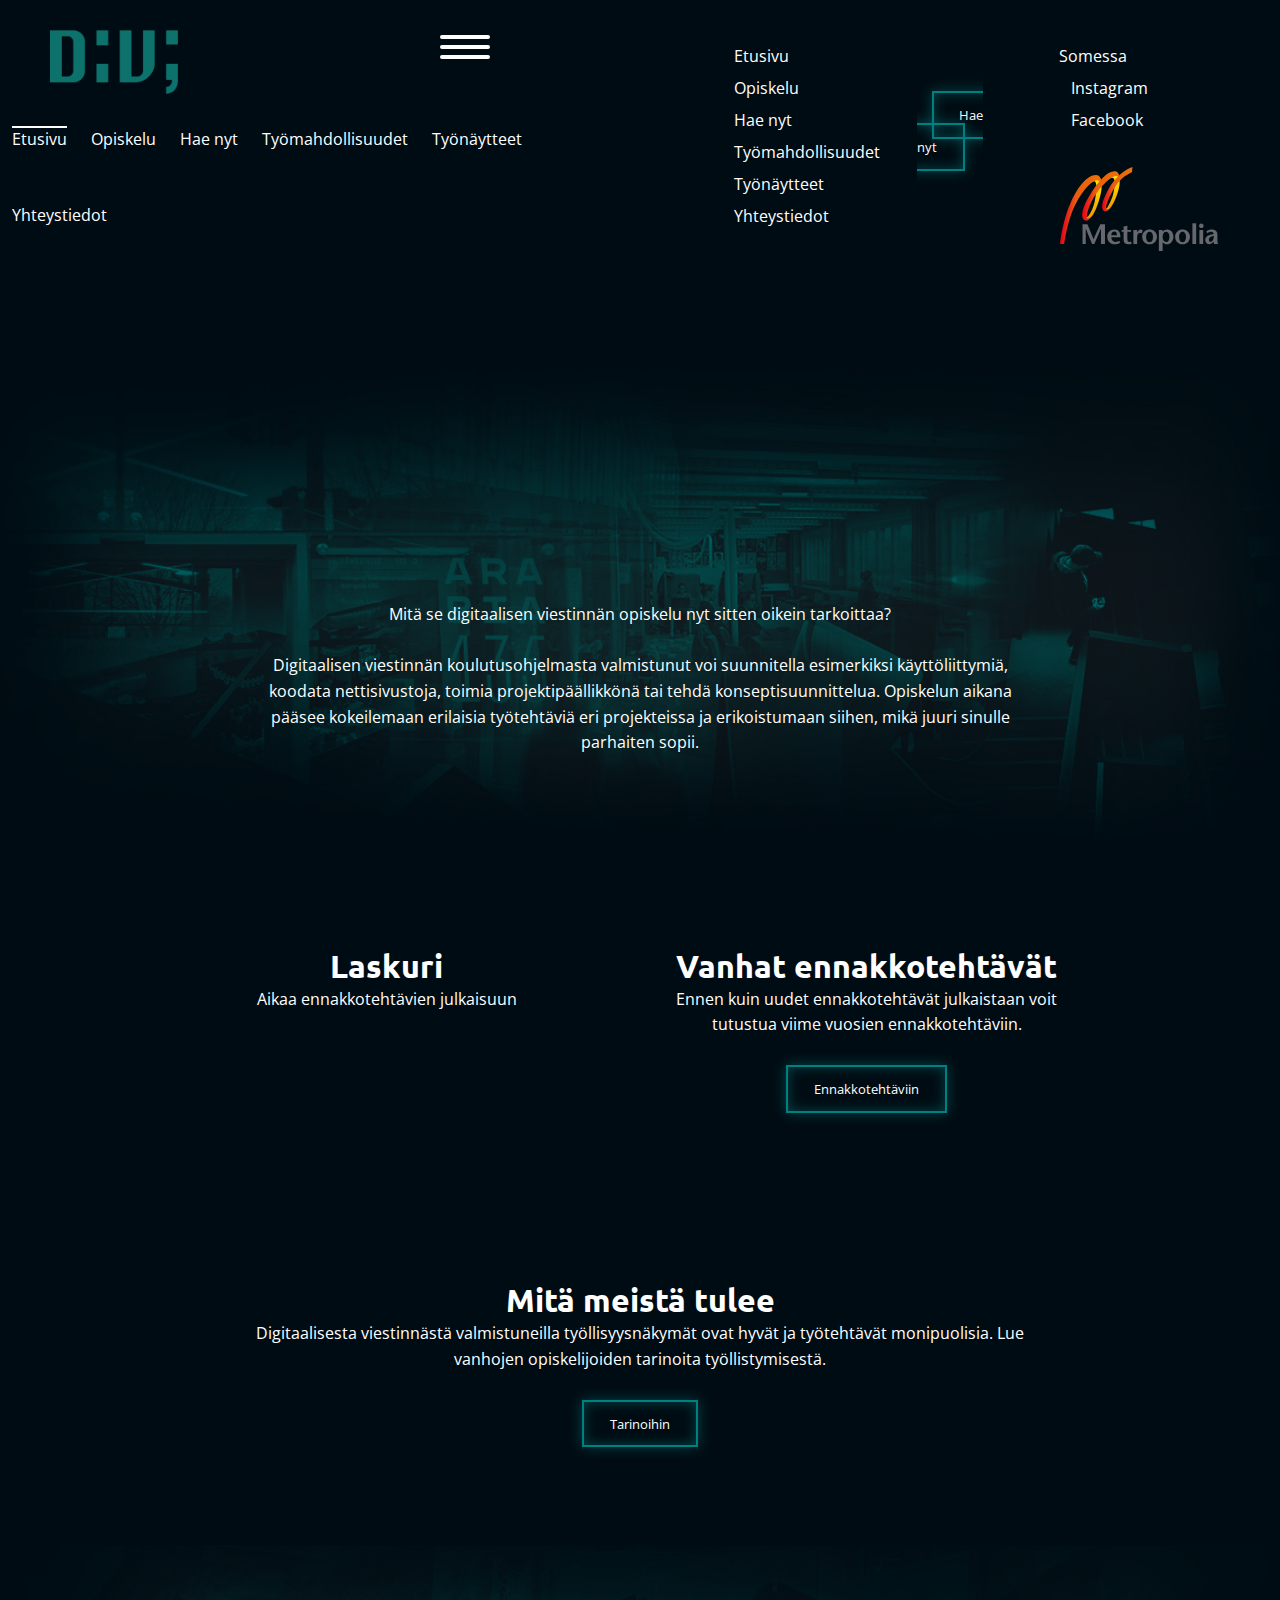
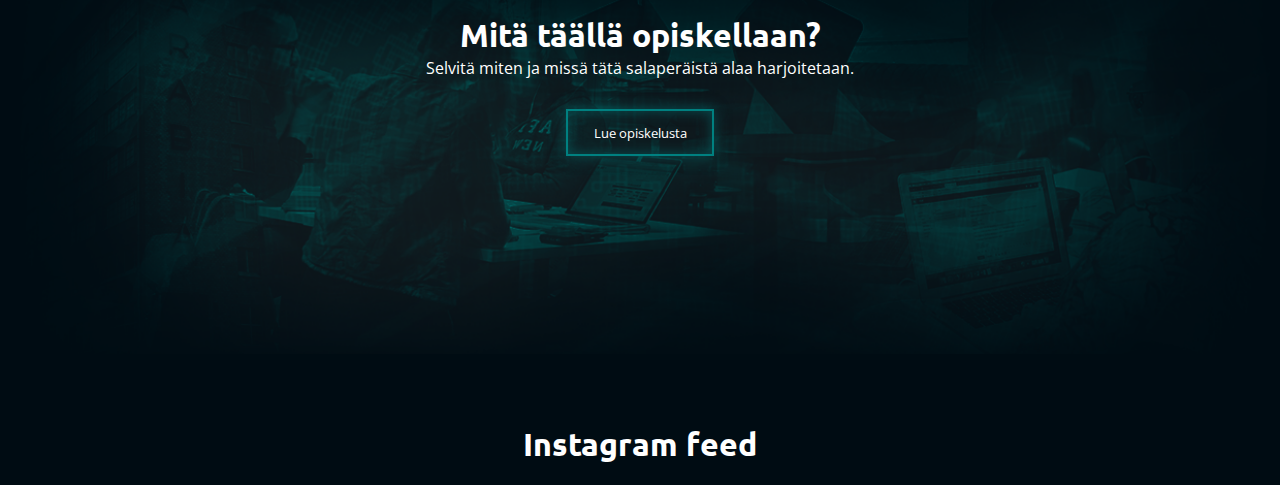
<file: index.html>
<!DOCTYPE html>
<html lang="fi" dir="ltr">
  <head>
    <meta charset="utf-8">
    <title>Metropolian Digitaalinen viestintä</title>
    <link rel="stylesheet" type="text/css" href="css/reset.css">
    <link rel="stylesheet" type="text/css" href="css/style.css">
    <link rel="stylesheet" type="text/css" href="css/burger.css">
    <link href="https://fonts.googleapis.com/css?family=Open+Sans|Ubuntu" rel="stylesheet">
    <link href="https://fonts.googleapis.com/css?family=Karla|Montserrat" rel="stylesheet">
    <link href="https://fonts.googleapis.com/css?family=Fjalla+One" rel="stylesheet">
    <link rel="stylesheet" href="https://use.fontawesome.com/releases/v5.5.0/css/all.css" integrity="sha384-B4dIYHKNBt8Bc12p+WXckhzcICo0wtJAoU8YZTY5qE0Id1GSseTk6S+L3BlXeVIU" crossorigin="anonymous">
  </head>
  <body>
  <div class="grid-container">

    <div class="item1">
      <div class="brand">
        <a href="#etusivu">
        <img class="logo" src="kuvat/logo.png" alt="Divi logo">
        </a>
      </div>
      <div class="topnav"  id="myTopnav">
          <a class="active" href="#index.html" >Etusivu</a>
          <a href="#opiskelu" >Opiskelu</a>
          <a href="#haenyt" >Hae nyt</a>
          <a href="#tyomahdollisuudet" >Työmahdollisuudet</a>
          <a href="#tyonaytteet" >Työnäytteet</a>
          <a href="#yhteystiedot" >Yhteystiedot</a>
      </div>
      <a href="javascript:void(0);" class="icon hamburger hamburger--squeeze" onclick="myFunction()">
      <!-- <i class="fa fa-bars"></i>  -->
        <span class="hamburger-box">
            <span class="hamburger-inner"></span>
          </span>
      </a>
    </div>

    <div class="item2">
      <div class="item2-content">
        <div class="nimi">
          <h1 class="text"></h1>
        </div>
        <p>Mitä se digitaalisen viestinnän opiskelu nyt sitten oikein tarkoittaa?
          <br>
          <br>
          Digitaalisen viestinnän koulutusohjelmasta valmistunut voi suunnitella esimerkiksi käyttöliittymiä, koodata nettisivustoja, toimia projektipäällikkönä tai tehdä konseptisuunnittelua. Opiskelun aikana pääsee kokeilemaan erilaisia työtehtäviä eri projekteissa ja erikoistumaan siihen, mikä juuri sinulle parhaiten sopii.
        </p>
      </div>
    </div>

    <div class="item3">
      <div class="item3-content">
        <div class="laskuriboksi">
        <h2>Laskuri</h2>
        <p>Aikaa ennakkotehtävien julkaisuun </p>
          <div class="laskuri">
            <a href="#" id="demo"></a>
          </div>
        </div>
      </div>
    </div>

    <div class="item4">
      <div class="item4-content">
        <h2>Vanhat ennakkotehtävät</h2>
        <p>Ennen kuin uudet ennakkotehtävät julkaistaan voit tutustua viime vuosien ennakkotehtäviin.</p>
        <a href="#0" role="button" class="button">Ennakkotehtäviin</a>
      </div>
    </div>

    <div class="item5">
      <div class="item5-content">
        <h2>Mitä meistä tulee</h2>
        <p>Digitaalisesta viestinnästä valmistuneilla työllisyysnäkymät ovat hyvät ja työtehtävät monipuolisia. Lue vanhojen opiskelijoiden tarinoita työllistymisestä.</p>
        <a href="#0" role="button" class="button">Tarinoihin</a>
      </div>
    </div>
    <div class="item6">
      <div class="item6-content">
        <h2>Mitä täällä opiskellaan?</h2>
        <p>Selvitä miten ja missä tätä salaperäistä alaa harjoitetaan.</p>
        <a href="#0" role="button" class="button">Lue opiskelusta</a>
      </div>
    </div>
    <div class="item7">
      <h2>Instagram feed</h2>
    </div>

    <div class="item8">
      <div class="footer">
        <div class="footer-left">
          <div class="footer-box">
            <ul>
            <li><a href="#etusivu">Etusivu</a> </li>
            <li><a href="#opiskelu">Opiskelu</a></li>
            <li><a href="#haenyt">Hae nyt</a></li>
            <li><a href="#tyomahdollisuudet">Työmahdollisuudet</a></li>
            <li><a href="#tyonaytteet">Työnäytteet</a></li>
            <li><a href="#yhteystiedot">Yhteystiedot</a></li>
            </ul>
          </div>
        </div>

      <div class="footer-center">
        <div class="footer-box">
          <ul>
            <li><a class="button haenytfooter" href="https://opintopolku.fi">Hae nyt</a></li>
          </ul>
        </div>
      </div>

        <div class="footer-right">
          <div class="footer-box">
            <ul>
              <li>Somessa</li>
              <li><a href="https://www.instagram.com/digiviestinta/"><i class="fab fa-instagram"></i>&nbsp; &nbsp;Instagram</a></li>
              <li><a href="https://fi-fi.facebook.com/digiviestinta/"><i class="fab fa-facebook"></i>&nbsp; &nbsp;Facebook</a></li>
            </ul>
            <a href="https://metropolia.fi">
              <img class="metropoliafooter" src="kuvat/Metropolia_A.svg" alt="Metropolia logo">
            </a>
          </div>
        </div>

  </div>

    </div>
  </div>

<script src="js/myjs.js"></script>
  </body>
</html>
</file>
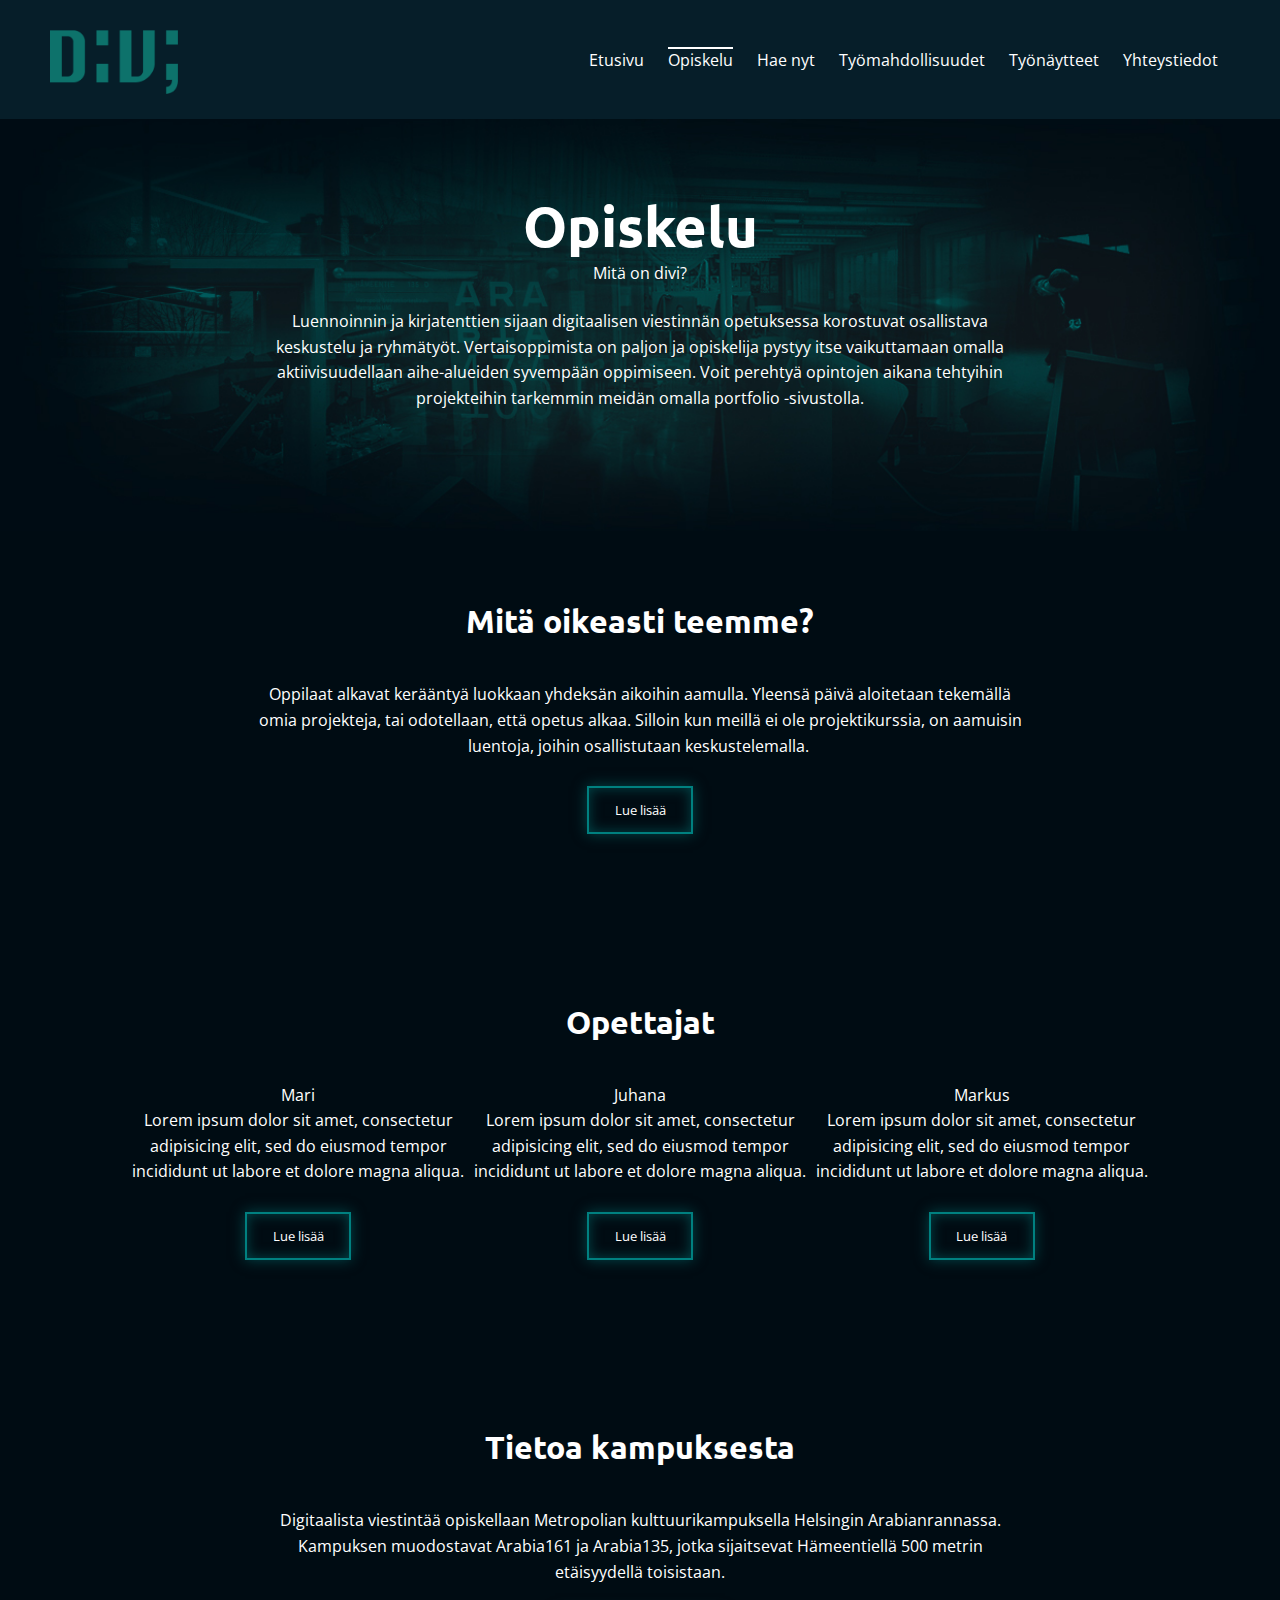
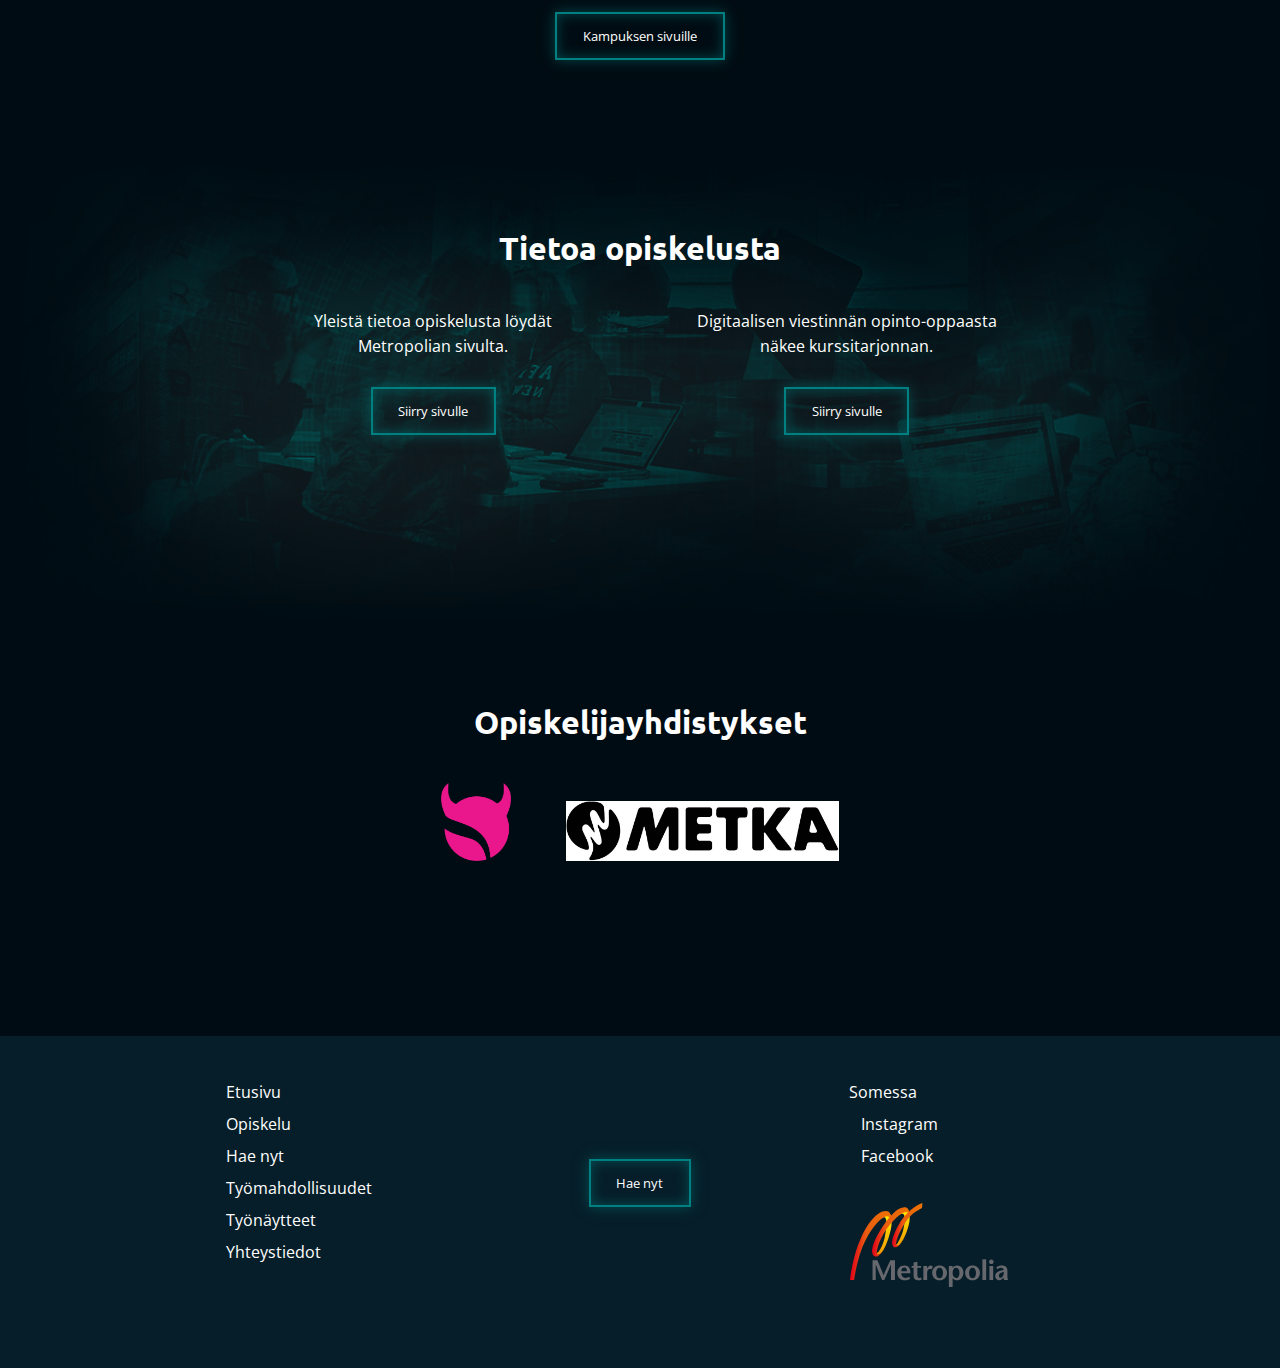
<file: opiskelu.html>
<!DOCTYPE html>
<html lang="fi" dir="ltr">
  <head>
    <meta charset="utf-8">
    <title>Metropolian Digitaalinen viestintä</title>
    <link rel="stylesheet" type="text/css" href="css/reset.css">
    <link rel="stylesheet" type="text/css" href="css/style.css">
    <link rel="stylesheet" type="text/css" href="css/burger.css">
    <link href="https://fonts.googleapis.com/css?family=Open+Sans|Ubuntu" rel="stylesheet">
    <link href="https://fonts.googleapis.com/css?family=Karla|Montserrat" rel="stylesheet">
    <link href="https://fonts.googleapis.com/css?family=Fjalla+One" rel="stylesheet">
    <link rel="stylesheet" href="https://use.fontawesome.com/releases/v5.5.0/css/all.css" integrity="sha384-B4dIYHKNBt8Bc12p+WXckhzcICo0wtJAoU8YZTY5qE0Id1GSseTk6S+L3BlXeVIU" crossorigin="anonymous">
  </head>
  <body>
  <div class="grid-container-2">

    <div class="item-menu">
      <div class="brand">
        <a href="#etusivu">
        <img class="logo" src="kuvat/logo.png" alt="Divi logo">
        </a>
      </div>
      <div class="topnav"  id="myTopnav">
          <a href="#index.html" >Etusivu</a>
          <a class="active" href="#opiskelu" >Opiskelu</a>
          <a href="#haenyt" >Hae nyt</a>
          <a href="#tyomahdollisuudet" >Työmahdollisuudet</a>
          <a href="#tyonaytteet" >Työnäytteet</a>
          <a href="#yhteystiedot" >Yhteystiedot</a>
      </div>
      <a href="javascript:void(0);" class="icon hamburger hamburger--squeeze" onclick="myFunction()">
      <!-- <i class="fa fa-bars"></i>  -->
        <span class="hamburger-box">
            <span class="hamburger-inner"></span>
          </span>
      </a>
    </div>

    <div class="item2-2">
      <div class="item2-content-2">
          <h1>Opiskelu</h1>

        <p>Mitä on divi?</p>
        <br>
        <p>Luennoinnin ja kirjatenttien sijaan digitaalisen viestinnän opetuksessa korostuvat osallistava keskustelu ja ryhmätyöt. Vertaisoppimista on paljon ja opiskelija pystyy itse vaikuttamaan omalla aktiivisuudellaan aihe-alueiden syvempään oppimiseen.
          Voit perehtyä opintojen aikana tehtyihin projekteihin tarkemmin meidän omalla portfolio -sivustolla.
        </p>
        </div>
    </div>

    <div class="item3-2">
      <div class="item3-content-2">
        <h2 class="otsikko">Mitä oikeasti teemme?</h2>
<input type="checkbox" class="read-more-state" id="lisaa1" />
        <p class="read-more-wrap">Oppilaat alkavat kerääntyä luokkaan yhdeksän aikoihin aamulla. Yleensä päivä aloitetaan
tekemällä omia projekteja, tai odotellaan, että opetus alkaa. Silloin kun meillä ei ole
projektikurssia, on aamuisin luentoja, joihin osallistutaan keskustelemalla. <span class="read-more-target">Meidän
luokkahuoneessa ei ole erikseen varsinaisia pöytiä, joiden ääressä seurataan opetusta, vaan me
istumme ringissä ja huoneen keskellä on screenejä, joista voi seurata luennoitsijan tai muiden
opiskelijoiden presentaatioita.
Aamupäivän työskentelyn jälkeen useimmat pitää lounastauon. Arabian kampuksella on uusi
opiskelijaravintola, jonka ruoka on itseasiassa oikeasti hyvää. Ja toki myös edullista,
opiskelijalounas maksaa vain 2,60e. Ravintolassa on omat maksupäätteet opiskelijoille, joilla on
digitaalinen opiskelijakortti puhelimessa, joten ruuhkia ei yleensä pääse muodostumaan.
Koulupäivien rakenne on mielestäni toimiva, usein saa itse päättää, että mitä tekee aamupäivän
luentojen jälkeen. Iltapäivän opiskelu on vähän semmoista hengailun ja opiskelun sekoitusta,
silloin työskennellään yksin tai tiimeissä ja välillä myös opiskelijat opettavat toisiaan.
Opettajat rohkaisevat opiskelijoita keskustelemaan aiheista ja tuomaan omia näkökulmia esiin.
Meininki täällä ei ole kovin hierarkkinen, tuntuu, että opettajat ovat tietyssä mielessä osa tätä
meidän porukkaa.
Ilmapiiri kampuksella on rento, ja tuntuu siltä, että täällä on helppo lähestyä myös muiden
koulutusohjelmien opiskelijoita, vaikka heidän kanssa ei vielä ole oltu tekemisissä. Tästä
huolimatta on semmoinen fiilis, että voisi mennä repimään heitä hihasta, jos tarvitsee tehdä
esimerkiksi jotain käyttäjätutkimusta.
Kulttuurikampuksen käytäviltä löytyy tuoleja, pöytiä ja sohvia, joten hommia voi tehdä muuallakin
kuin omassa luokkahuoneessa. Kampuksella on myös kirjasto, missä voi työskennellä ja lainailla
kirjoja ilmaisella kirjastokortilla.
Täällä ei tarvitse olla huolissaan, jos ei heti tiedä mihin tulee suuntautumaan tai mistä on eniten
kiinnostunut. Digitaalisen viestinnän opinnoissa saa kokeilla kaikkea kivaa ja etsiä rauhassa sitä
omaa juttua.</span></p>
<label for="lisaa1" class="button-luelisaa"></label>

      </div>
    </div>

    <div class="item4-2">
      <div class="item4-content-2">
        <div class="opettajat">
          <h2 class="otsikko">Opettajat</h2>
          <div class="ope1">
            <p>Mari</p>
              <input type="checkbox" class="read-more-state" id="ope1lisaa" />
              <p class="read-more-wrap">Lorem ipsum dolor sit amet, consectetur adipisicing elit, sed do eiusmod tempor incididunt ut labore et dolore magna aliqua.<span class="read-more-target"> Ut enim ad minim veniam, quis nostrud exercitation ullamco laboris nisi ut aliquip ex ea commodo consequat. Duis aute irure dolor in reprehenderit in voluptate velit esse cillum dolore eu fugiat nulla pariatur. Excepteur sint occaecat cupidatat non proident, sunt in culpa qui officia deserunt mollit anim id est laborum.</span></p>
              <label for="ope1lisaa" class="button-luelisaa"></label>
          </div>
          <div class="ope2">
            <p>Juhana</p>
              <input type="checkbox" class="read-more-state" id="ope2lisaa" />
              <p class="read-more-wrap">Lorem ipsum dolor sit amet, consectetur adipisicing elit, sed do eiusmod tempor incididunt ut labore et dolore magna aliqua.<span class="read-more-target"> Ut enim ad minim veniam, quis nostrud exercitation ullamco laboris nisi ut aliquip ex ea commodo consequat. Duis aute irure dolor in reprehenderit in voluptate velit esse cillum dolore eu fugiat nulla pariatur. Excepteur sint occaecat cupidatat non proident, sunt in culpa qui officia deserunt mollit anim id est laborum.</span></p>
              <label for="ope2lisaa" class="button-luelisaa"></label>
          </div>
          <div class="ope3">
            <p>Markus</p>
            <input type="checkbox" class="read-more-state" id="ope3lisaa" />
            <p class="read-more-wrap">Lorem ipsum dolor sit amet, consectetur adipisicing elit, sed do eiusmod tempor incididunt ut labore et dolore magna aliqua.<span class="read-more-target"> Ut enim ad minim veniam, quis nostrud exercitation ullamco laboris nisi ut aliquip ex ea commodo consequat. Duis aute irure dolor in reprehenderit in voluptate velit esse cillum dolore eu fugiat nulla pariatur. Excepteur sint occaecat cupidatat non proident, sunt in culpa qui officia deserunt mollit anim id est laborum.</span></p>
            <label for="ope3lisaa" class="button-luelisaa"></label>          </div>
        </div>
      </div>
    </div>

    <div class="item5-2">
      <div class="item5-content-2">
        <h2 class="otsikko">Tietoa kampuksesta</h2>
        <p>Digitaalista viestintää opiskellaan Metropolian kulttuurikampuksella Helsingin Arabianrannassa. Kampuksen muodostavat Arabia161 ja Arabia135, jotka sijaitsevat Hämeentiellä 500 metrin etäisyydellä toisistaan.</p>
        <a href="https://www.metropolia.fi/tietoa-metropoliasta/kampukset/arabia/" role="button" class="button">Kampuksen sivuille</a>
      </div>
    </div>
    <div class="item6-2">
      <div class="item6-content-2">
        <h2 class="otsikko">Tietoa opiskelusta</h2>
        <div class="tietoaopiskelusta1">
          <p>Yleistä tietoa opiskelusta löydät Metropolian sivulta.</p>
          <a href="https://www.metropolia.fi/haku/yleista-tietoa-opiskelusta/" role="button" class="button">Siirry sivulle</a>
        </div>
        <div class="tietoaopiskelusta2">
          <p>Digitaalisen viestinnän opinto-oppaasta näkee kurssitarjonnan.</p>
          <a href="http://opinto-opas-ops.metropolia.fi/index.php/fi/88094/fi/70427" role="button" class="button">Siirry sivulle</a>
        </div>
      </div>
    </div>
    <div class="item7-2">
      <div class="item6-content-2">
        <h2 class="otsikko">Opiskelijayhdistykset</h2>
        <div class="demoni">
          <a href="https://demoniry.fi/">
            <img class="demonilogo"src="kuvat/Demoni-netti-vaalealle.png" alt="Demonin logo">
          </a>
        </div>
        <div class="metka">
          <a href="http://metkaweb.fi/">
            <img class="metkalogo"src="kuvat/Metka_logo.jpg" alt="Metkan logo">
          </a>
        </div>
      </div>
    </div>

    <div class="item-footer">
      <div class="footer">
        <div class="footer-left">
          <div class="footer-box">
            <ul>
            <li><a href="#etusivu">Etusivu</a> </li>
            <li><a href="#opiskelu">Opiskelu</a></li>
            <li><a href="#haenyt">Hae nyt</a></li>
            <li><a href="#tyomahdollisuudet">Työmahdollisuudet</a></li>
            <li><a href="#tyonaytteet">Työnäytteet</a></li>
            <li><a href="#yhteystiedot">Yhteystiedot</a></li>
            </ul>
          </div>
        </div>

      <div class="footer-center">
        <div class="footer-box">
          <ul>
            <li><a class="button haenytfooter" href="https://opintopolku.fi">Hae nyt</a></li>
          </ul>
        </div>
      </div>

        <div class="footer-right">
          <div class="footer-box">
            <ul>
              <li>Somessa</li>
              <li><a href="https://www.instagram.com/digiviestinta/"><i class="fab fa-instagram"></i>&nbsp; &nbsp;Instagram</a></li>
              <li><a href="https://fi-fi.facebook.com/digiviestinta/"><i class="fab fa-facebook"></i>&nbsp; &nbsp;Facebook</a></li>
            </ul>
            <a href="https://metropolia.fi">
              <img class="metropoliafooter" src="kuvat/Metropolia_A.svg" alt="Metropolia logo">
            </a>
          </div>
        </div>

  </div>

    </div>
  </div>

<script src="js/myjs.js"></script>
  </body>
</html>
</file>
<file: css/style.css>
/*!!!*/

/*Etusivu & yleismääreet*/

/*!!!*/
body{
  background-color: #000c13;
  color: #fff;
  font-family: 'Open Sans', sans-serif;
  min-height: 100%;
  width: 100%;
}
body h1,h2,h3,h4{
  color: #fff;
  font-family: 'Ubuntu', sans-serif;
  font-weight:900;
  margin-top: 50px;
}
a{color:#fff; text-decoration: none;}
h1{font-size: 3.5em;}
h2{font-size: 2em;}
p{font-size: 1em; line-height: 1.6;}


/* Grid */
.item-menu{grid-area: topmenu; background-color: #061E29 !important;
  }
.item2{ grid-area: header;
        background-image: url("../kuvat/etusivutausta.jpg");
        background-repeat:no-repeat;
        background-size:cover;
        background-position:center;}
.item3{grid-area: laskuri;}
.item4{grid-area: haenyt;}
.item5{grid-area: alumni;}
.item6{ grid-area: opiskelu;
        background-image: url("../kuvat/opiskelutausta.png");
        background-repeat:no-repeat;
        background-size:cover;
        background-position:center;}
.item7{grid-area: igfeed;}
.item-footer{grid-area: footer; background-color: #061E29 !important;
}
.grid-container{
  align-content: stretch;
  display: grid;
  grid-template-areas:
  'topmenu topmenu'
  'header header'
  'laskuri laskuri'
  'haenyt haenyt'
  'alumni alumni'
  'opiskelu opiskelu'
  'igfeed igfeed'
  'footer footer';

}
/* sivun marginaalit */
.item2-content{
  margin-left: 10%;
  margin-right: 10%;
  margin-bottom: 100px;
}
.item3-content{
  margin-left: 10%;
  margin-right: 10%;
  margin-top: 50px;
  margin-bottom: 50px;
}
.item4-content{
  margin-left: 10%;
  margin-right: 10%;
  margin-top: 50px;
  margin-bottom: 50px;
}
.item5-content{
  margin-left: 10%;
  margin-right: 10%;
  margin-top: 50px;
  margin-bottom: 50px;
}
.item6-content{
  margin-left: 10%;
  margin-right: 10%;
  margin-top: 50px;
  margin-bottom: 150px;
}
.item7-content{
  margin-left: 10%;
  margin-right: 10%;
}
.grid-container > div {
  background-color: #000c13;
  font-size: 1rem;
  padding: 20px 0 20px 0;
  text-align: center;
}
/* Navbar */
.topnav {
  float: right;
  overflow: hidden;
  margin-right: 50px;
}
.topnav a {
  color: #fff;
  display: block;
  float: left;
  font-size: 1rem;
  margin-top: 2px;
  padding: 25px 12px;
  text-align: center;
  text-decoration: none;
}
.brand{
  float: left;
  margin: 10px 20% 0 50px;
}
.logo{
  width: 8em;
}
.item-menu .icon {
  display: none;
  float: right;
  font-size: 2em;
  position: absolute;
  right: 35px;
  top: 20px;
}
.topnav a:hover{
  color: white;
}
/* Menu animaatio */
.topnav a::before {
    background: #fff;
    content: '';
    display: block;
    height: 2px;
    transition: width .3s;
    width: 0;
}
.topnav a:hover::before {
    width: 100%;
}
/* merkkaa aktiivisen sivun */
.topnav .active::before {
    background: #fff;
    content: '';
    display: block;
    height: 2px;
    width: 100%;
}
/* Footer */
.footer{
margin-top: 20px;
padding-left: 10%;
padding-right: 10%;
margin-bottom: 50px;
}
.footer-box li{
  color: #fff;
  font-size: 1em;
  line-height: 2.2em;
}
.footer-box a:hover:not(.haenytfooter){
  color:#008080;
}
.footer-left{
margin-top: 50px;
}
.footer-center{
margin-top: 50px;
margin-bottom: 50px;
}
.footer-right{
  margin-bottom: 50px;
}
li{
  list-style: none;
}
.metropoliafooter{
  width: 15em;
  margin-top: 30px;
}

/* Laskurin muotoilu */
.laskuri{
  font-family: 'Ubuntu', sans-serif;
  font-size: 1.5em;
  font-weight:900;
  margin-top: 10px;
}
/* Header liikkuva teksti korkeus, ettei sivu sekoile*/
.nimi{
min-height: 200px;
width: 100%;
}
/* Perus painike & animaatio */
.button{
	color: #fff;
	background: none;
	border-radius: 0;
	padding: 1em 2em;
	/* letter-spacing: 0.1em; */
	font-size: 0.8em;
	transition: background-color 0.8s, box-shadow 0.4s, color 0.8s;
	margin: 1.3em;
  box-shadow: inset 0 0 1em rgba(0, 128, 128, 0.5), 0 0 1em rgba(0, 128, 128, 0.5);
  border: #008080 solid 2px;
  line-height: 8em;
}
.button:hover {
  box-shadow: inset 50em 0 1em rgba(0, 128, 128, 1)
}

/* Lue lisää painike & animaatio */
.read-more-state {
  display: none;
}

.read-more-target {
  opacity: 0;
  max-height: 0;
  font-size: 0;
  transition: .25s ease;
}

.read-more-state:checked ~ .read-more-wrap .read-more-target {
  opacity: 1;
  font-size: inherit;
  max-height: 999em;
}

.read-more-state ~ .button-luelisaa:before {
  content: 'Lue lisää';
}

.read-more-state:checked ~ .button-luelisaa:before {
  content: 'Näytä vähemmän';
}
.button-luelisaa {
  color: #fff;
	background: none;
	border-radius: 0;
	padding: 1em 2em;
	/* letter-spacing: 0.1em; */
	font-size: 0.8em;
	transition: background-color 0.8s, box-shadow 0.4s, color 0.8s;
	margin: 1.3em;
  box-shadow: inset 0 0 1em rgba(0, 128, 128, 0.5), 0 0 1em rgba(0, 128, 128, 0.5);
  border: #008080 solid 2px;
  line-height: 8em;
}

.button-luelisaa:hover {
  box-shadow: inset 50em 0 1em rgba(0, 128, 128, 1)
}


.haenytfooter{
line-height: 1em;
}


/*!!!*/

/*Opiskelu sivu*/

/*!!!*/


/* Grid */
.item-menu{grid-area: topmenu; background-color: #061E29 !important;
  }
.item2-2{ grid-area: header2;
        background-image: url("../kuvat/etusivutausta.jpg");
        background-repeat:no-repeat;
        background-size:cover;
        background-position:center;}
.item3-2{grid-area: mitateemme;}
.item4-2{grid-area: opettajat;}
.item5-2{grid-area: tietoakampuksesta;}
.item6-2{ grid-area: tietoaopiskelusta;
        background-image: url("../kuvat/opiskelutausta.png");
        background-repeat:no-repeat;
        background-size:cover;
        background-position:center;}
.item7-2{grid-area: opiskelijayhdistykset;}
.item-footer{grid-area: footer; background-color: #061E29 !important;
}
.grid-container-2{
  align-content: stretch;
  display: grid;
  grid-template-areas:
  'topmenu topmenu'
  'header2 header2'
  'mitateemme mitateemme'
  'opettajat opettajat'
  'tietoakampuksesta tietoakampuksesta'
  'tietoaopiskelusta tietoaopiskelusta'
  'opiskelijayhdistykset opiskelijayhdistykset'
  'footer footer';
}
/* sivun marginaalit */
.item2-content-2{
  margin-left: 10%;
  margin-right: 10%;
  margin-bottom: 100px;
}
.item3-content-2{
  margin-left: 10%;
  margin-right: 10%;
  margin-top: 50px;
  margin-bottom: 50px;
}
.item4-content-2{
margin-left: 10%;
margin-right: 10%;
margin-top: 50px;
margin-bottom: 50px;
}
.item5-content-2{
  margin-left: 10%;
  margin-right: 10%;
  margin-top: 50px;
  margin-bottom: 50px;
}
.item6-content-2{
  margin-left: 10%;
  margin-right: 10%;
  margin-top: 50px;
  margin-bottom: 150px;
}
.item7-content-2{
  margin-left: 10%;
  margin-right: 10%;
    margin-bottom: 100px;
}

.grid-container-2 > div {
  background-color: #000c13;
  font-size: 1rem;
  padding: 20px 0 20px 0;
  text-align: center;
}
/* Otsikko sivun juttuja */
.otsikko{
  margin-bottom: 40px;
}
.metkalogo{
    height:60px;
}
.demonilogo{
    width: 70px;
}

/* Media query */
@media screen and (max-width: 750px){

  /* Headerin liikkuvan teksti boksin korkeus, ettei sivun sisältö hypi header tekstin vaihtuessa*/
  .nimi{
    min-height: 400px;
    width: 100%;
  }
}
@media screen and (max-width: 1080px) {
 .topnav.responsive {
    margin:0;
    position: relative;
    width: 100%;
  }
  /* merkkaa aktiivisen sivun */
  .topnav .active::before {
      background: #fff;
      content: '';
      display: block;
      height: 2px;
      width: 20%;
      margin:auto;
  }
  /* .item-menu.responsive .icon {
  } */

  .topnav.responsive a {
    display: block;
    float: none;
    text-align: center;
    font-size: 2em;
  }
  .topnav a {
    display: none;
  }
  .item-menu a.icon {
    display: block;
  }
  /* Headerin liikkuvan teksti boksin korkeus, ettei sivun sisältö hypi header tekstin vaihtuessa*/
  .nimi{
  min-height: 350px;
  width: 100%;
  }

}
@media screen and (min-width: 1080px){
  /* ETUSIVUN marginaalit isoilla näytöillä */
.grid-container{
    grid-template-areas:
    'topmenu topmenu'
    'header header'
    'laskuri haenyt'
    'alumni alumni'
    'opiskelu opiskelu'
    'igfeed igfeed'
    'footer footer';
    }
    .item2-content{
      margin-left: 20%;
      margin-right: 20%;
    }
    .item3-content{
      margin-left: 30%;
      margin-right: 5%;

    }
    .item4-content{
    margin-left: 5%;
      margin-right: 30%;
    }
    .item5-content{
      margin-left: 20%;
      margin-right: 20%;
    }
    .item6-content{
      margin-left: 20%;
      margin-right: 20%;
    }
    .item7-content{
      margin-left: 20%;
      margin-right: 20%;
    }

    /* OPISKELU sivun marginaalit isoilla näytöillä */
        .item2-content-2{
          margin-left: 20%;
          margin-right: 20%;
        }
        .item3-content-2{
          margin-left: 20%;
          margin-right: 20%;
        }
        .item4-content-2{
          margin-left: 10%;
          margin-right: 10%;
        }
        .item5-content-2{
          margin-left: 20%;
          margin-right: 20%;
        }
        .item6-content-2{
          margin-left: 10%;
          margin-right: 10%;
        }
        .item7-content-2{
          margin-left: 20%;
          margin-right: 20%;
        }
        .tietoaopiskelusta1{
          display: inline-block;
          padding-right: 5%;
          width: 30%;
        }
        .tietoaopiskelusta2{
          display: inline-block;
          padding-left: 5%;
          width: 30%;
        }

        .ope1{
          position: relative;
          display: inline-block;
          width: 33%;
        }
        .ope2{
          position: relative;
          display: inline-block;
          width: 33%;
        }
        .ope3{
          position: relative;
          display: inline-block;
          width: 33%;
        }
        .metka{
        display: inline-block;

        }
        .demoni{
        display: inline-block;
        margin-right: 5%;
        }

    /* Footer isoilla näytöillä */
    .footer-left{
      display: inline-block;
      margin: 0;
      position: relative;
      top: -30px;
      text-align: left;
      width: 20%;
    }
    .footer-center{
      display: inline-block;
      margin: 0;
      position: relative;
      top: -100px;
      margin-left: 10%;
      margin-right: 10%;

      width: 20%;
    }
    .footer-right{
      display: inline-block;
      margin: 0;
      width: 20%;
      text-align: left;
    }
        .metropoliafooter{
          width: 10em;
          margin-top: 30px;
        }
  }
@media screen and (min-width: 700px){
  .footer-box li{
    line-height: 2em;
  }
}

.text{
  color: #FAFAFA;
}
.dud{
  color: #008080;
}
</file>
<file: css/burger.css>
/*!
 * Hamburgers
 * @description Tasty CSS-animated hamburgers
 * @author Jonathan Suh @jonsuh
 * @site https://jonsuh.com/hamburgers
 * @link https://github.com/jonsuh/hamburgers
 */
.hamburger {
  padding: 15px 15px;
  display: inline-block;
  cursor: pointer;
  transition-property: opacity, filter;
  transition-duration: 0.15s;
  transition-timing-function: linear;
  font: inherit;
  color: inherit;
  text-transform: none;
  background-color: transparent;
  border: 0;
  margin: 0;
  overflow: visible; }
  .hamburger:hover {
    opacity: 0.7; }
  .hamburger.is-active:hover {
    opacity: 0.7; }
  .hamburger.is-active .hamburger-inner,
  .hamburger.is-active .hamburger-inner::before,
  .hamburger.is-active .hamburger-inner::after {
    background-color: 000; }

.hamburger-box {
  width: 40px;
  height: 24px;
  display: inline-block;
  position: relative; }

.hamburger-inner {
  display: block;
  top: 50%;
  margin-top: -2px; }
  .hamburger-inner, .hamburger-inner::before, .hamburger-inner::after {
    width: 50px;
    height: 4px;
    background-color: #fff;
    border-radius: 4px;
    position: absolute;
    transition-property: transform;
    transition-duration: 0.15s;
    transition-timing-function: ease; }
  .hamburger-inner::before, .hamburger-inner::after {
    content: "";
    display: block; }
  .hamburger-inner::before {
    top: -10px; }
  .hamburger-inner::after {
    bottom: -10px; }

/*
   * 3DX
   */
.hamburger--3dx .hamburger-box {
  perspective: 80px; }

.hamburger--3dx .hamburger-inner {
  transition: transform 0.15s cubic-bezier(0.645, 0.045, 0.355, 1), background-color 0s 0.1s cubic-bezier(0.645, 0.045, 0.355, 1); }
  .hamburger--3dx .hamburger-inner::before, .hamburger--3dx .hamburger-inner::after {
    transition: transform 0s 0.1s cubic-bezier(0.645, 0.045, 0.355, 1); }

.hamburger--3dx.is-active .hamburger-inner {
  background-color: transparent !important;
  transform: rotateY(180deg); }
  .hamburger--3dx.is-active .hamburger-inner::before {
    transform: translate3d(0, 10px, 0) rotate(45deg); }
  .hamburger--3dx.is-active .hamburger-inner::after {
    transform: translate3d(0, -10px, 0) rotate(-45deg); }

/*
   * 3DX Reverse
   */
.hamburger--3dx-r .hamburger-box {
  perspective: 80px; }

.hamburger--3dx-r .hamburger-inner {
  transition: transform 0.15s cubic-bezier(0.645, 0.045, 0.355, 1), background-color 0s 0.1s cubic-bezier(0.645, 0.045, 0.355, 1); }
  .hamburger--3dx-r .hamburger-inner::before, .hamburger--3dx-r .hamburger-inner::after {
    transition: transform 0s 0.1s cubic-bezier(0.645, 0.045, 0.355, 1); }

.hamburger--3dx-r.is-active .hamburger-inner {
  background-color: transparent !important;
  transform: rotateY(-180deg); }
  .hamburger--3dx-r.is-active .hamburger-inner::before {
    transform: translate3d(0, 10px, 0) rotate(45deg); }
  .hamburger--3dx-r.is-active .hamburger-inner::after {
    transform: translate3d(0, -10px, 0) rotate(-45deg); }

/*
   * 3DY
   */
.hamburger--3dy .hamburger-box {
  perspective: 80px; }

.hamburger--3dy .hamburger-inner {
  transition: transform 0.15s cubic-bezier(0.645, 0.045, 0.355, 1), background-color 0s 0.1s cubic-bezier(0.645, 0.045, 0.355, 1); }
  .hamburger--3dy .hamburger-inner::before, .hamburger--3dy .hamburger-inner::after {
    transition: transform 0s 0.1s cubic-bezier(0.645, 0.045, 0.355, 1); }

.hamburger--3dy.is-active .hamburger-inner {
  background-color: transparent !important;
  transform: rotateX(-180deg); }
  .hamburger--3dy.is-active .hamburger-inner::before {
    transform: translate3d(0, 10px, 0) rotate(45deg); }
  .hamburger--3dy.is-active .hamburger-inner::after {
    transform: translate3d(0, -10px, 0) rotate(-45deg); }

/*
   * 3DY Reverse
   */
.hamburger--3dy-r .hamburger-box {
  perspective: 80px; }

.hamburger--3dy-r .hamburger-inner {
  transition: transform 0.15s cubic-bezier(0.645, 0.045, 0.355, 1), background-color 0s 0.1s cubic-bezier(0.645, 0.045, 0.355, 1); }
  .hamburger--3dy-r .hamburger-inner::before, .hamburger--3dy-r .hamburger-inner::after {
    transition: transform 0s 0.1s cubic-bezier(0.645, 0.045, 0.355, 1); }

.hamburger--3dy-r.is-active .hamburger-inner {
  background-color: transparent !important;
  transform: rotateX(180deg); }
  .hamburger--3dy-r.is-active .hamburger-inner::before {
    transform: translate3d(0, 10px, 0) rotate(45deg); }
  .hamburger--3dy-r.is-active .hamburger-inner::after {
    transform: translate3d(0, -10px, 0) rotate(-45deg); }

/*
   * 3DXY
   */
.hamburger--3dxy .hamburger-box {
  perspective: 80px; }

.hamburger--3dxy .hamburger-inner {
  transition: transform 0.15s cubic-bezier(0.645, 0.045, 0.355, 1), background-color 0s 0.1s cubic-bezier(0.645, 0.045, 0.355, 1); }
  .hamburger--3dxy .hamburger-inner::before, .hamburger--3dxy .hamburger-inner::after {
    transition: transform 0s 0.1s cubic-bezier(0.645, 0.045, 0.355, 1); }

.hamburger--3dxy.is-active .hamburger-inner {
  background-color: transparent !important;
  transform: rotateX(180deg) rotateY(180deg); }
  .hamburger--3dxy.is-active .hamburger-inner::before {
    transform: translate3d(0, 10px, 0) rotate(45deg); }
  .hamburger--3dxy.is-active .hamburger-inner::after {
    transform: translate3d(0, -10px, 0) rotate(-45deg); }

/*
   * 3DXY Reverse
   */
.hamburger--3dxy-r .hamburger-box {
  perspective: 80px; }

.hamburger--3dxy-r .hamburger-inner {
  transition: transform 0.15s cubic-bezier(0.645, 0.045, 0.355, 1), background-color 0s 0.1s cubic-bezier(0.645, 0.045, 0.355, 1); }
  .hamburger--3dxy-r .hamburger-inner::before, .hamburger--3dxy-r .hamburger-inner::after {
    transition: transform 0s 0.1s cubic-bezier(0.645, 0.045, 0.355, 1); }

.hamburger--3dxy-r.is-active .hamburger-inner {
  background-color: transparent !important;
  transform: rotateX(180deg) rotateY(180deg) rotateZ(-180deg); }
  .hamburger--3dxy-r.is-active .hamburger-inner::before {
    transform: translate3d(0, 10px, 0) rotate(45deg); }
  .hamburger--3dxy-r.is-active .hamburger-inner::after {
    transform: translate3d(0, -10px, 0) rotate(-45deg); }

/*
   * Arrow
   */
.hamburger--arrow.is-active .hamburger-inner::before {
  transform: translate3d(-8px, 0, 0) rotate(-45deg) scale(0.7, 1); }

.hamburger--arrow.is-active .hamburger-inner::after {
  transform: translate3d(-8px, 0, 0) rotate(45deg) scale(0.7, 1); }

/*
   * Arrow Right
   */
.hamburger--arrow-r.is-active .hamburger-inner::before {
  transform: translate3d(8px, 0, 0) rotate(45deg) scale(0.7, 1); }

.hamburger--arrow-r.is-active .hamburger-inner::after {
  transform: translate3d(8px, 0, 0) rotate(-45deg) scale(0.7, 1); }

/*
   * Arrow Alt
   */
.hamburger--arrowalt .hamburger-inner::before {
  transition: top 0.1s 0.1s ease, transform 0.1s cubic-bezier(0.165, 0.84, 0.44, 1); }

.hamburger--arrowalt .hamburger-inner::after {
  transition: bottom 0.1s 0.1s ease, transform 0.1s cubic-bezier(0.165, 0.84, 0.44, 1); }

.hamburger--arrowalt.is-active .hamburger-inner::before {
  top: 0;
  transform: translate3d(-8px, -10px, 0) rotate(-45deg) scale(0.7, 1);
  transition: top 0.1s ease, transform 0.1s 0.1s cubic-bezier(0.895, 0.03, 0.685, 0.22); }

.hamburger--arrowalt.is-active .hamburger-inner::after {
  bottom: 0;
  transform: translate3d(-8px, 10px, 0) rotate(45deg) scale(0.7, 1);
  transition: bottom 0.1s ease, transform 0.1s 0.1s cubic-bezier(0.895, 0.03, 0.685, 0.22); }

/*
   * Arrow Alt Right
   */
.hamburger--arrowalt-r .hamburger-inner::before {
  transition: top 0.1s 0.1s ease, transform 0.1s cubic-bezier(0.165, 0.84, 0.44, 1); }

.hamburger--arrowalt-r .hamburger-inner::after {
  transition: bottom 0.1s 0.1s ease, transform 0.1s cubic-bezier(0.165, 0.84, 0.44, 1); }

.hamburger--arrowalt-r.is-active .hamburger-inner::before {
  top: 0;
  transform: translate3d(8px, -10px, 0) rotate(45deg) scale(0.7, 1);
  transition: top 0.1s ease, transform 0.1s 0.1s cubic-bezier(0.895, 0.03, 0.685, 0.22); }

.hamburger--arrowalt-r.is-active .hamburger-inner::after {
  bottom: 0;
  transform: translate3d(8px, 10px, 0) rotate(-45deg) scale(0.7, 1);
  transition: bottom 0.1s ease, transform 0.1s 0.1s cubic-bezier(0.895, 0.03, 0.685, 0.22); }

/*
   * Arrow Turn
   */
.hamburger--arrowturn.is-active .hamburger-inner {
  transform: rotate(-180deg); }
  .hamburger--arrowturn.is-active .hamburger-inner::before {
    transform: translate3d(8px, 0, 0) rotate(45deg) scale(0.7, 1); }
  .hamburger--arrowturn.is-active .hamburger-inner::after {
    transform: translate3d(8px, 0, 0) rotate(-45deg) scale(0.7, 1); }

/*
   * Arrow Turn Right
   */
.hamburger--arrowturn-r.is-active .hamburger-inner {
  transform: rotate(-180deg); }
  .hamburger--arrowturn-r.is-active .hamburger-inner::before {
    transform: translate3d(-8px, 0, 0) rotate(-45deg) scale(0.7, 1); }
  .hamburger--arrowturn-r.is-active .hamburger-inner::after {
    transform: translate3d(-8px, 0, 0) rotate(45deg) scale(0.7, 1); }

/*
   * Boring
   */
.hamburger--boring .hamburger-inner, .hamburger--boring .hamburger-inner::before, .hamburger--boring .hamburger-inner::after {
  transition-property: none; }

.hamburger--boring.is-active .hamburger-inner {
  transform: rotate(45deg); }
  .hamburger--boring.is-active .hamburger-inner::before {
    top: 0;
    opacity: 0; }
  .hamburger--boring.is-active .hamburger-inner::after {
    bottom: 0;
    transform: rotate(-90deg); }

/*
   * Collapse
   */
.hamburger--collapse .hamburger-inner {
  top: auto;
  bottom: 0;
  transition-duration: 0.13s;
  transition-delay: 0.13s;
  transition-timing-function: cubic-bezier(0.55, 0.055, 0.675, 0.19); }
  .hamburger--collapse .hamburger-inner::after {
    top: -20px;
    transition: top 0.2s 0.2s cubic-bezier(0.33333, 0.66667, 0.66667, 1), opacity 0.1s linear; }
  .hamburger--collapse .hamburger-inner::before {
    transition: top 0.12s 0.2s cubic-bezier(0.33333, 0.66667, 0.66667, 1), transform 0.13s cubic-bezier(0.55, 0.055, 0.675, 0.19); }

.hamburger--collapse.is-active .hamburger-inner {
  transform: translate3d(0, -10px, 0) rotate(-45deg);
  transition-delay: 0.22s;
  transition-timing-function: cubic-bezier(0.215, 0.61, 0.355, 1); }
  .hamburger--collapse.is-active .hamburger-inner::after {
    top: 0;
    opacity: 0;
    transition: top 0.2s cubic-bezier(0.33333, 0, 0.66667, 0.33333), opacity 0.1s 0.22s linear; }
  .hamburger--collapse.is-active .hamburger-inner::before {
    top: 0;
    transform: rotate(-90deg);
    transition: top 0.1s 0.16s cubic-bezier(0.33333, 0, 0.66667, 0.33333), transform 0.13s 0.25s cubic-bezier(0.215, 0.61, 0.355, 1); }

/*
   * Collapse Reverse
   */
.hamburger--collapse-r .hamburger-inner {
  top: auto;
  bottom: 0;
  transition-duration: 0.13s;
  transition-delay: 0.13s;
  transition-timing-function: cubic-bezier(0.55, 0.055, 0.675, 0.19); }
  .hamburger--collapse-r .hamburger-inner::after {
    top: -20px;
    transition: top 0.2s 0.2s cubic-bezier(0.33333, 0.66667, 0.66667, 1), opacity 0.1s linear; }
  .hamburger--collapse-r .hamburger-inner::before {
    transition: top 0.12s 0.2s cubic-bezier(0.33333, 0.66667, 0.66667, 1), transform 0.13s cubic-bezier(0.55, 0.055, 0.675, 0.19); }

.hamburger--collapse-r.is-active .hamburger-inner {
  transform: translate3d(0, -10px, 0) rotate(45deg);
  transition-delay: 0.22s;
  transition-timing-function: cubic-bezier(0.215, 0.61, 0.355, 1); }
  .hamburger--collapse-r.is-active .hamburger-inner::after {
    top: 0;
    opacity: 0;
    transition: top 0.2s cubic-bezier(0.33333, 0, 0.66667, 0.33333), opacity 0.1s 0.22s linear; }
  .hamburger--collapse-r.is-active .hamburger-inner::before {
    top: 0;
    transform: rotate(90deg);
    transition: top 0.1s 0.16s cubic-bezier(0.33333, 0, 0.66667, 0.33333), transform 0.13s 0.25s cubic-bezier(0.215, 0.61, 0.355, 1); }

/*
   * Elastic
   */
.hamburger--elastic .hamburger-inner {
  top: 2px;
  transition-duration: 0.275s;
  transition-timing-function: cubic-bezier(0.68, -0.55, 0.265, 1.55); }
  .hamburger--elastic .hamburger-inner::before {
    top: 10px;
    transition: opacity 0.125s 0.275s ease; }
  .hamburger--elastic .hamburger-inner::after {
    top: 20px;
    transition: transform 0.275s cubic-bezier(0.68, -0.55, 0.265, 1.55); }

.hamburger--elastic.is-active .hamburger-inner {
  transform: translate3d(0, 10px, 0) rotate(135deg);
  transition-delay: 0.075s; }
  .hamburger--elastic.is-active .hamburger-inner::before {
    transition-delay: 0s;
    opacity: 0; }
  .hamburger--elastic.is-active .hamburger-inner::after {
    transform: translate3d(0, -20px, 0) rotate(-270deg);
    transition-delay: 0.075s; }

/*
   * Elastic Reverse
   */
.hamburger--elastic-r .hamburger-inner {
  top: 2px;
  transition-duration: 0.275s;
  transition-timing-function: cubic-bezier(0.68, -0.55, 0.265, 1.55); }
  .hamburger--elastic-r .hamburger-inner::before {
    top: 10px;
    transition: opacity 0.125s 0.275s ease; }
  .hamburger--elastic-r .hamburger-inner::after {
    top: 20px;
    transition: transform 0.275s cubic-bezier(0.68, -0.55, 0.265, 1.55); }

.hamburger--elastic-r.is-active .hamburger-inner {
  transform: translate3d(0, 10px, 0) rotate(-135deg);
  transition-delay: 0.075s; }
  .hamburger--elastic-r.is-active .hamburger-inner::before {
    transition-delay: 0s;
    opacity: 0; }
  .hamburger--elastic-r.is-active .hamburger-inner::after {
    transform: translate3d(0, -20px, 0) rotate(270deg);
    transition-delay: 0.075s; }

/*
   * Emphatic
   */
.hamburger--emphatic {
  overflow: hidden; }
  .hamburger--emphatic .hamburger-inner {
    transition: background-color 0.125s 0.175s ease-in; }
    .hamburger--emphatic .hamburger-inner::before {
      left: 0;
      transition: transform 0.125s cubic-bezier(0.6, 0.04, 0.98, 0.335), top 0.05s 0.125s linear, left 0.125s 0.175s ease-in; }
    .hamburger--emphatic .hamburger-inner::after {
      top: 10px;
      right: 0;
      transition: transform 0.125s cubic-bezier(0.6, 0.04, 0.98, 0.335), top 0.05s 0.125s linear, right 0.125s 0.175s ease-in; }
  .hamburger--emphatic.is-active .hamburger-inner {
    transition-delay: 0s;
    transition-timing-function: ease-out;
    background-color: transparent !important; }
    .hamburger--emphatic.is-active .hamburger-inner::before {
      left: -80px;
      top: -80px;
      transform: translate3d(80px, 80px, 0) rotate(45deg);
      transition: left 0.125s ease-out, top 0.05s 0.125s linear, transform 0.125s 0.175s cubic-bezier(0.075, 0.82, 0.165, 1); }
    .hamburger--emphatic.is-active .hamburger-inner::after {
      right: -80px;
      top: -80px;
      transform: translate3d(-80px, 80px, 0) rotate(-45deg);
      transition: right 0.125s ease-out, top 0.05s 0.125s linear, transform 0.125s 0.175s cubic-bezier(0.075, 0.82, 0.165, 1); }

/*
   * Emphatic Reverse
   */
.hamburger--emphatic-r {
  overflow: hidden; }
  .hamburger--emphatic-r .hamburger-inner {
    transition: background-color 0.125s 0.175s ease-in; }
    .hamburger--emphatic-r .hamburger-inner::before {
      left: 0;
      transition: transform 0.125s cubic-bezier(0.6, 0.04, 0.98, 0.335), top 0.05s 0.125s linear, left 0.125s 0.175s ease-in; }
    .hamburger--emphatic-r .hamburger-inner::after {
      top: 10px;
      right: 0;
      transition: transform 0.125s cubic-bezier(0.6, 0.04, 0.98, 0.335), top 0.05s 0.125s linear, right 0.125s 0.175s ease-in; }
  .hamburger--emphatic-r.is-active .hamburger-inner {
    transition-delay: 0s;
    transition-timing-function: ease-out;
    background-color: transparent !important; }
    .hamburger--emphatic-r.is-active .hamburger-inner::before {
      left: -80px;
      top: 80px;
      transform: translate3d(80px, -80px, 0) rotate(-45deg);
      transition: left 0.125s ease-out, top 0.05s 0.125s linear, transform 0.125s 0.175s cubic-bezier(0.075, 0.82, 0.165, 1); }
    .hamburger--emphatic-r.is-active .hamburger-inner::after {
      right: -80px;
      top: 80px;
      transform: translate3d(-80px, -80px, 0) rotate(45deg);
      transition: right 0.125s ease-out, top 0.05s 0.125s linear, transform 0.125s 0.175s cubic-bezier(0.075, 0.82, 0.165, 1); }

/*
   * Minus
   */
.hamburger--minus .hamburger-inner::before, .hamburger--minus .hamburger-inner::after {
  transition: bottom 0.08s 0s ease-out, top 0.08s 0s ease-out, opacity 0s linear; }

.hamburger--minus.is-active .hamburger-inner::before, .hamburger--minus.is-active .hamburger-inner::after {
  opacity: 0;
  transition: bottom 0.08s ease-out, top 0.08s ease-out, opacity 0s 0.08s linear; }

.hamburger--minus.is-active .hamburger-inner::before {
  top: 0; }

.hamburger--minus.is-active .hamburger-inner::after {
  bottom: 0; }

/*
   * Slider
   */
.hamburger--slider .hamburger-inner {
  top: 2px; }
  .hamburger--slider .hamburger-inner::before {
    top: 10px;
    transition-property: transform, opacity;
    transition-timing-function: ease;
    transition-duration: 0.15s; }
  .hamburger--slider .hamburger-inner::after {
    top: 20px; }

.hamburger--slider.is-active .hamburger-inner {
  transform: translate3d(0, 10px, 0) rotate(45deg); }
  .hamburger--slider.is-active .hamburger-inner::before {
    transform: rotate(-45deg) translate3d(-5.71429px, -6px, 0);
    opacity: 0; }
  .hamburger--slider.is-active .hamburger-inner::after {
    transform: translate3d(0, -20px, 0) rotate(-90deg); }

/*
   * Slider Reverse
   */
.hamburger--slider-r .hamburger-inner {
  top: 2px; }
  .hamburger--slider-r .hamburger-inner::before {
    top: 10px;
    transition-property: transform, opacity;
    transition-timing-function: ease;
    transition-duration: 0.15s; }
  .hamburger--slider-r .hamburger-inner::after {
    top: 20px; }

.hamburger--slider-r.is-active .hamburger-inner {
  transform: translate3d(0, 10px, 0) rotate(-45deg); }
  .hamburger--slider-r.is-active .hamburger-inner::before {
    transform: rotate(45deg) translate3d(5.71429px, -6px, 0);
    opacity: 0; }
  .hamburger--slider-r.is-active .hamburger-inner::after {
    transform: translate3d(0, -20px, 0) rotate(90deg); }

/*
   * Spin
   */
.hamburger--spin .hamburger-inner {
  transition-duration: 0.22s;
  transition-timing-function: cubic-bezier(0.55, 0.055, 0.675, 0.19); }
  .hamburger--spin .hamburger-inner::before {
    transition: top 0.1s 0.25s ease-in, opacity 0.1s ease-in; }
  .hamburger--spin .hamburger-inner::after {
    transition: bottom 0.1s 0.25s ease-in, transform 0.22s cubic-bezier(0.55, 0.055, 0.675, 0.19); }

.hamburger--spin.is-active .hamburger-inner {
  transform: rotate(225deg);
  transition-delay: 0.12s;
  transition-timing-function: cubic-bezier(0.215, 0.61, 0.355, 1); }
  .hamburger--spin.is-active .hamburger-inner::before {
    top: 0;
    opacity: 0;
    transition: top 0.1s ease-out, opacity 0.1s 0.12s ease-out; }
  .hamburger--spin.is-active .hamburger-inner::after {
    bottom: 0;
    transform: rotate(-90deg);
    transition: bottom 0.1s ease-out, transform 0.22s 0.12s cubic-bezier(0.215, 0.61, 0.355, 1); }

/*
   * Spin Reverse
   */
.hamburger--spin-r .hamburger-inner {
  transition-duration: 0.22s;
  transition-timing-function: cubic-bezier(0.55, 0.055, 0.675, 0.19); }
  .hamburger--spin-r .hamburger-inner::before {
    transition: top 0.1s 0.25s ease-in, opacity 0.1s ease-in; }
  .hamburger--spin-r .hamburger-inner::after {
    transition: bottom 0.1s 0.25s ease-in, transform 0.22s cubic-bezier(0.55, 0.055, 0.675, 0.19); }

.hamburger--spin-r.is-active .hamburger-inner {
  transform: rotate(-225deg);
  transition-delay: 0.12s;
  transition-timing-function: cubic-bezier(0.215, 0.61, 0.355, 1); }
  .hamburger--spin-r.is-active .hamburger-inner::before {
    top: 0;
    opacity: 0;
    transition: top 0.1s ease-out, opacity 0.1s 0.12s ease-out; }
  .hamburger--spin-r.is-active .hamburger-inner::after {
    bottom: 0;
    transform: rotate(90deg);
    transition: bottom 0.1s ease-out, transform 0.22s 0.12s cubic-bezier(0.215, 0.61, 0.355, 1); }

/*
   * Spring
   */
.hamburger--spring .hamburger-inner {
  top: 2px;
  transition: background-color 0s 0.13s linear; }
  .hamburger--spring .hamburger-inner::before {
    top: 10px;
    transition: top 0.1s 0.2s cubic-bezier(0.33333, 0.66667, 0.66667, 1), transform 0.13s cubic-bezier(0.55, 0.055, 0.675, 0.19); }
  .hamburger--spring .hamburger-inner::after {
    top: 20px;
    transition: top 0.2s 0.2s cubic-bezier(0.33333, 0.66667, 0.66667, 1), transform 0.13s cubic-bezier(0.55, 0.055, 0.675, 0.19); }

.hamburger--spring.is-active .hamburger-inner {
  transition-delay: 0.22s;
  background-color: transparent !important; }
  .hamburger--spring.is-active .hamburger-inner::before {
    top: 0;
    transition: top 0.1s 0.15s cubic-bezier(0.33333, 0, 0.66667, 0.33333), transform 0.13s 0.22s cubic-bezier(0.215, 0.61, 0.355, 1);
    transform: translate3d(0, 10px, 0) rotate(45deg); }
  .hamburger--spring.is-active .hamburger-inner::after {
    top: 0;
    transition: top 0.2s cubic-bezier(0.33333, 0, 0.66667, 0.33333), transform 0.13s 0.22s cubic-bezier(0.215, 0.61, 0.355, 1);
    transform: translate3d(0, 10px, 0) rotate(-45deg); }

/*
   * Spring Reverse
   */
.hamburger--spring-r .hamburger-inner {
  top: auto;
  bottom: 0;
  transition-duration: 0.13s;
  transition-delay: 0s;
  transition-timing-function: cubic-bezier(0.55, 0.055, 0.675, 0.19); }
  .hamburger--spring-r .hamburger-inner::after {
    top: -20px;
    transition: top 0.2s 0.2s cubic-bezier(0.33333, 0.66667, 0.66667, 1), opacity 0s linear; }
  .hamburger--spring-r .hamburger-inner::before {
    transition: top 0.1s 0.2s cubic-bezier(0.33333, 0.66667, 0.66667, 1), transform 0.13s cubic-bezier(0.55, 0.055, 0.675, 0.19); }

.hamburger--spring-r.is-active .hamburger-inner {
  transform: translate3d(0, -10px, 0) rotate(-45deg);
  transition-delay: 0.22s;
  transition-timing-function: cubic-bezier(0.215, 0.61, 0.355, 1); }
  .hamburger--spring-r.is-active .hamburger-inner::after {
    top: 0;
    opacity: 0;
    transition: top 0.2s cubic-bezier(0.33333, 0, 0.66667, 0.33333), opacity 0s 0.22s linear; }
  .hamburger--spring-r.is-active .hamburger-inner::before {
    top: 0;
    transform: rotate(90deg);
    transition: top 0.1s 0.15s cubic-bezier(0.33333, 0, 0.66667, 0.33333), transform 0.13s 0.22s cubic-bezier(0.215, 0.61, 0.355, 1); }

/*
   * Stand
   */
.hamburger--stand .hamburger-inner {
  transition: transform 0.075s 0.15s cubic-bezier(0.55, 0.055, 0.675, 0.19), background-color 0s 0.075s linear; }
  .hamburger--stand .hamburger-inner::before {
    transition: top 0.075s 0.075s ease-in, transform 0.075s 0s cubic-bezier(0.55, 0.055, 0.675, 0.19); }
  .hamburger--stand .hamburger-inner::after {
    transition: bottom 0.075s 0.075s ease-in, transform 0.075s 0s cubic-bezier(0.55, 0.055, 0.675, 0.19); }

.hamburger--stand.is-active .hamburger-inner {
  transform: rotate(90deg);
  background-color: transparent !important;
  transition: transform 0.075s 0s cubic-bezier(0.215, 0.61, 0.355, 1), background-color 0s 0.15s linear; }
  .hamburger--stand.is-active .hamburger-inner::before {
    top: 0;
    transform: rotate(-45deg);
    transition: top 0.075s 0.1s ease-out, transform 0.075s 0.15s cubic-bezier(0.215, 0.61, 0.355, 1); }
  .hamburger--stand.is-active .hamburger-inner::after {
    bottom: 0;
    transform: rotate(45deg);
    transition: bottom 0.075s 0.1s ease-out, transform 0.075s 0.15s cubic-bezier(0.215, 0.61, 0.355, 1); }

/*
   * Stand Reverse
   */
.hamburger--stand-r .hamburger-inner {
  transition: transform 0.075s 0.15s cubic-bezier(0.55, 0.055, 0.675, 0.19), background-color 0s 0.075s linear; }
  .hamburger--stand-r .hamburger-inner::before {
    transition: top 0.075s 0.075s ease-in, transform 0.075s 0s cubic-bezier(0.55, 0.055, 0.675, 0.19); }
  .hamburger--stand-r .hamburger-inner::after {
    transition: bottom 0.075s 0.075s ease-in, transform 0.075s 0s cubic-bezier(0.55, 0.055, 0.675, 0.19); }

.hamburger--stand-r.is-active .hamburger-inner {
  transform: rotate(-90deg);
  background-color: transparent !important;
  transition: transform 0.075s 0s cubic-bezier(0.215, 0.61, 0.355, 1), background-color 0s 0.15s linear; }
  .hamburger--stand-r.is-active .hamburger-inner::before {
    top: 0;
    transform: rotate(-45deg);
    transition: top 0.075s 0.1s ease-out, transform 0.075s 0.15s cubic-bezier(0.215, 0.61, 0.355, 1); }
  .hamburger--stand-r.is-active .hamburger-inner::after {
    bottom: 0;
    transform: rotate(45deg);
    transition: bottom 0.075s 0.1s ease-out, transform 0.075s 0.15s cubic-bezier(0.215, 0.61, 0.355, 1); }

/*
   * Squeeze
   */
.hamburger--squeeze .hamburger-inner {
  transition-duration: 0.075s;
  transition-timing-function: cubic-bezier(0.55, 0.055, 0.675, 0.19); }
  .hamburger--squeeze .hamburger-inner::before {
    transition: top 0.075s 0.12s ease, opacity 0.075s ease; }
  .hamburger--squeeze .hamburger-inner::after {
    transition: bottom 0.075s 0.12s ease, transform 0.075s cubic-bezier(0.55, 0.055, 0.675, 0.19); }

.hamburger--squeeze.is-active .hamburger-inner {
  transform: rotate(45deg);
  transition-delay: 0.12s;
  transition-timing-function: cubic-bezier(0.215, 0.61, 0.355, 1); }
  .hamburger--squeeze.is-active .hamburger-inner::before {
    top: 0;
    opacity: 0;
    transition: top 0.075s ease, opacity 0.075s 0.12s ease; }
  .hamburger--squeeze.is-active .hamburger-inner::after {
    bottom: 0;
    transform: rotate(-90deg);
    transition: bottom 0.075s ease, transform 0.075s 0.12s cubic-bezier(0.215, 0.61, 0.355, 1); }

/*
   * Vortex
   */
.hamburger--vortex .hamburger-inner {
  transition-duration: 0.2s;
  transition-timing-function: cubic-bezier(0.19, 1, 0.22, 1); }
  .hamburger--vortex .hamburger-inner::before, .hamburger--vortex .hamburger-inner::after {
    transition-duration: 0s;
    transition-delay: 0.1s;
    transition-timing-function: linear; }
  .hamburger--vortex .hamburger-inner::before {
    transition-property: top, opacity; }
  .hamburger--vortex .hamburger-inner::after {
    transition-property: bottom, transform; }

.hamburger--vortex.is-active .hamburger-inner {
  transform: rotate(765deg);
  transition-timing-function: cubic-bezier(0.19, 1, 0.22, 1); }
  .hamburger--vortex.is-active .hamburger-inner::before, .hamburger--vortex.is-active .hamburger-inner::after {
    transition-delay: 0s; }
  .hamburger--vortex.is-active .hamburger-inner::before {
    top: 0;
    opacity: 0; }
  .hamburger--vortex.is-active .hamburger-inner::after {
    bottom: 0;
    transform: rotate(90deg); }

/*
   * Vortex Reverse
   */
.hamburger--vortex-r .hamburger-inner {
  transition-duration: 0.2s;
  transition-timing-function: cubic-bezier(0.19, 1, 0.22, 1); }
  .hamburger--vortex-r .hamburger-inner::before, .hamburger--vortex-r .hamburger-inner::after {
    transition-duration: 0s;
    transition-delay: 0.1s;
    transition-timing-function: linear; }
  .hamburger--vortex-r .hamburger-inner::before {
    transition-property: top, opacity; }
  .hamburger--vortex-r .hamburger-inner::after {
    transition-property: bottom, transform; }

.hamburger--vortex-r.is-active .hamburger-inner {
  transform: rotate(-765deg);
  transition-timing-function: cubic-bezier(0.19, 1, 0.22, 1); }
  .hamburger--vortex-r.is-active .hamburger-inner::before, .hamburger--vortex-r.is-active .hamburger-inner::after {
    transition-delay: 0s; }
  .hamburger--vortex-r.is-active .hamburger-inner::before {
    top: 0;
    opacity: 0; }
  .hamburger--vortex-r.is-active .hamburger-inner::after {
    bottom: 0;
    transform: rotate(-90deg); }
</file>
